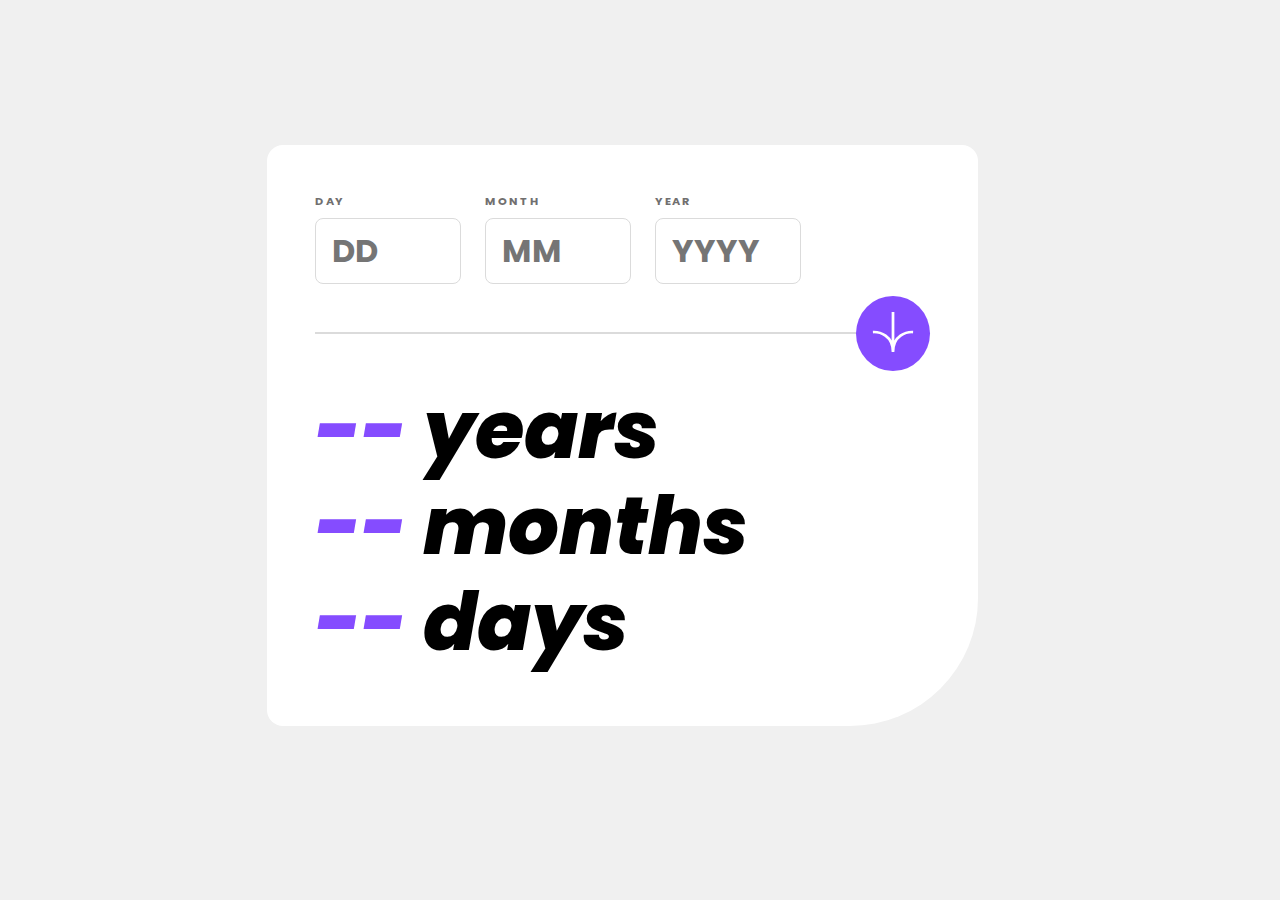
<file: index.html>
<!DOCTYPE html>
<html lang="en">
  <head>
    <meta charset="UTF-8" />
    <meta name="viewport" content="width=device-width, initial-scale=1.0" />
    <!-- displays site properly based on user's device -->

    <link
      rel="icon"
      type="image/png"
      sizes="32x32"
      href="./assets/images/favicon-32x32.png"
    />

    <title>Frontend Mentor | Age calculator app</title>

    <link rel="stylesheet" href="style.css" />
    <script src="main.js"></script>
  </head>
  <body>
    <main>
      <h1 class="hidden">age calculator</h1>
      <div class="card">
        <div class="inputSection">
          <div class="input">
            <label for="day" id="day-section"
              >DAY <input type="number" name="day" id="day" placeholder="DD"
            /></label>
            <p class="errormsg" id="day-errormsg"></p>
          </div>
          <div class="input">
            <label for="month" id="month-section"
              >MONTH
              <input type="number" name="month" id="month" placeholder="MM"
            /></label>
            <p class="errormsg" id="month-errormsg"></p>
          </div>
          <div class="input">
            <label for="year" id="year-section"
              >YEAR
              <input type="number" name="year" id="year" placeholder="YYYY"
            /></label>
            <p class="errormsg" id="year-errormsg"></p>
          </div>
        </div>
        <div class="center-button">
          <button type="button" onclick="calc()">
            <img src="./assets/images/icon-arrow.svg" alt="calc" />
          </button>
          <hr />
        </div>
        <div class="result">
          <h2><span id="res-years">--</span> years</h2>
          <h2><span id="res-months">--</span> months</h2>
          <h2><span id="res-days">--</span> days</h2>
        </div>
      </div>
    </main>
  </body>
</html>
</file>
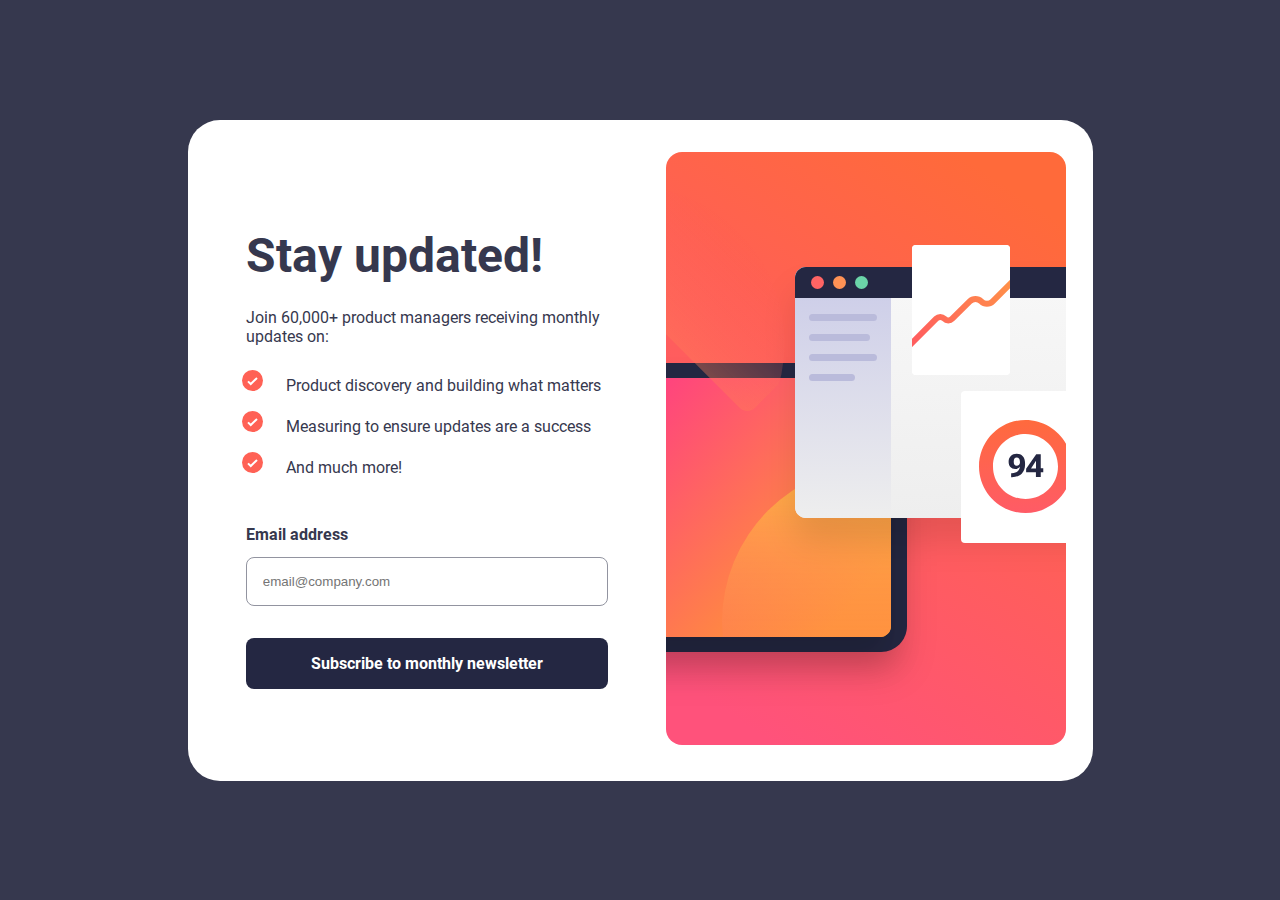
<file: newletter-signup-form/index.html>
<!DOCTYPE html>
<html lang="en">
  <head>
    <meta charset="UTF-8" />
    <meta name="viewport" content="width=device-width, initial-scale=1.0" />
    <!-- displays site properly based on user's device -->

    <link
      rel="icon"
      type="image/png"
      sizes="32x32"
      href="./assets/images/favicon-32x32.png"
    />

    <title>
      Frontend Mentor | Newsletter sign-up form with success message
    </title>

    <!-- Feel free to remove these styles or customise in your own stylesheet 👍 -->

    <link href="./style.css" rel="stylesheet" />
  </head>
  <body>
    <main>
      <section class="signup">
        <div id="signup-image"></div>
        <div class="signup-form">
          <div class="signup-content">
            <h1>Stay updated!</h1>
            <p>Join 60,000+ product managers receiving monthly updates on:</p>
            <ul>
              <li>Product discovery and building what matters</li>
              <li>Measuring to ensure updates are a success</li>
              <li>And much more!</li>
            </ul>
          </div>
          <div class="email-label">
            <label id="email-label">Email address</label>
            <p id="error-msg"></p>
          </div>

          <input id="email" type="email" placeholder="email@company.com" />
          <button type="submit" onclick="subscribeForm()">
            Subscribe to monthly newsletter
          </button>
        </div>
      </section>
      <section class="successed hidden">
        <div class="success-section">
          <img src="./assets/images/icon-success.svg" alt="success-icon" />
          <h1 class="success-title">Thanks for subscribing!</h1>
          <p class="success-content">
            A confirmation email has been sent to
            <span id="success-email"></span>. Please open it and click the
            button inside to confirm your subscription
          </p>
        </div>
        <button>Dismiss message</button>
      </section>
    </main>
  </body>
  <script src="./script.js"></script>
</html>
</file>
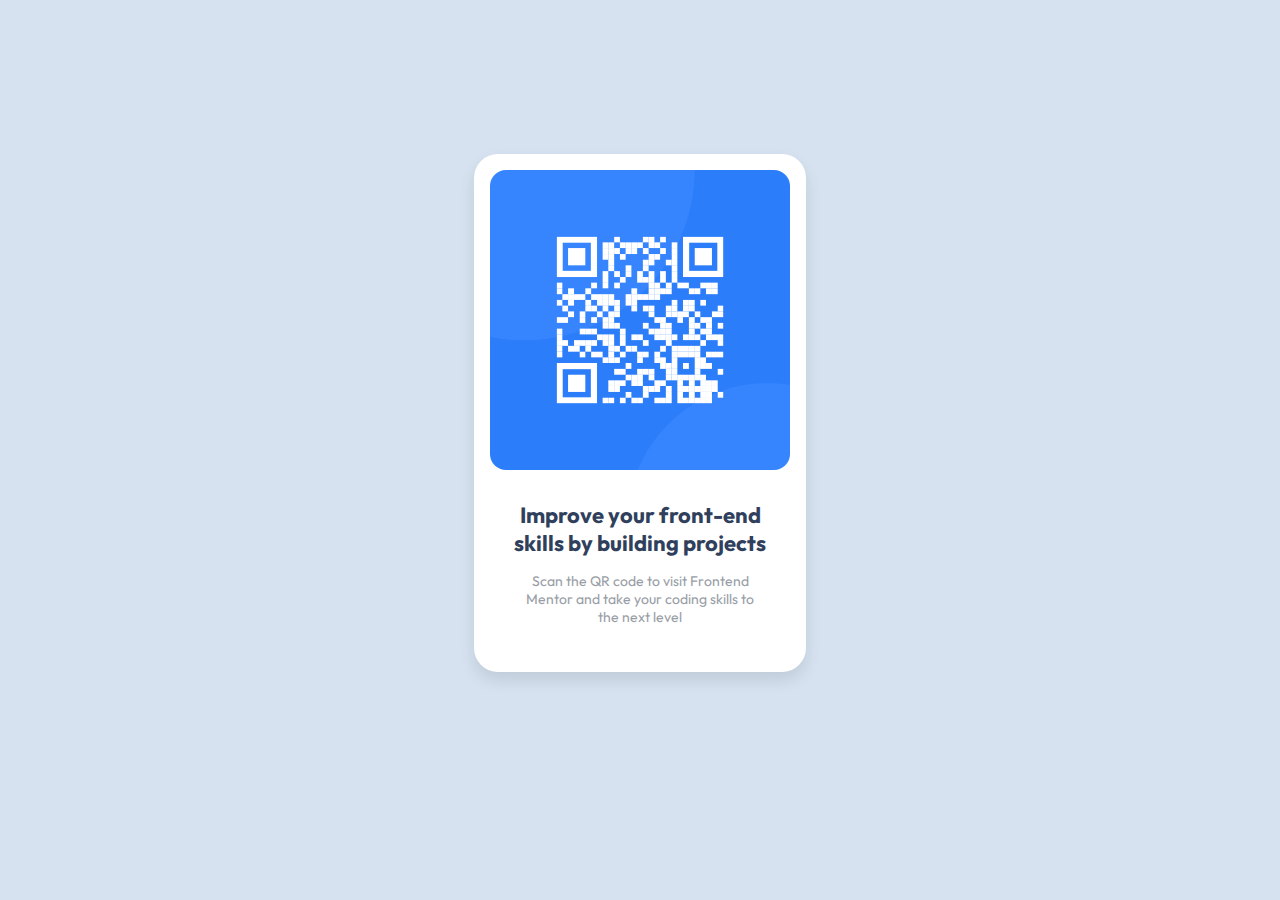
<file: qrcode-component/index.html>
<!DOCTYPE html>
<html lang="en">
  <head>
    <meta charset="UTF-8" />
    <meta name="viewport" content="width=device-width, initial-scale=1.0" />
    <!-- displays site properly based on user's device -->

    <link
      rel="icon"
      type="image/png"
      sizes="32x32"
      href="./images/favicon-32x32.png"
    />
    <link rel="preconnect" href="https://fonts.googleapis.com" />
    <link rel="preconnect" href="https://fonts.gstatic.com" crossorigin />
    <link
      href="https://fonts.googleapis.com/css2?family=Outfit:wght@400;700&display=swap"
      rel="stylesheet"
    />
    <title>Frontend Mentor | QR code component</title>

    <!-- Feel free to remove these styles or customise in your own stylesheet 👍 -->

    <link href="./style.css" rel="stylesheet" />
  </head>
  <body>
    <main>
      <div class="card">
        <img
          class="code-image"
          src="./images/image-qr-code.png"
          alt="qr-code"
        />
        <div class="content">
          <h1>Improve your front-end skills by building projects</h1>
          <p>
            Scan the QR code to visit Frontend Mentor and take your coding
            skills to the next level
          </p>
        </div>
      </div>
    </main>
  </body>
</html>
</file>
<file: style.css>
@font-face {
  font-family: "Poppins-Bold";
  font-weight: 700;
  src: url("assets/fonts/Poppins-Bold.ttf");
}
@font-face {
  font-family: "Poppins-ExtraBoldItalic";
  font-weight: 800;
  src: url("assets/fonts/Poppins-ExtraBoldItalic.ttf");
}
@font-face {
  font-family: "Poppins-Italic";
  font-weight: 400;
  src: url("assets/fonts/Poppins-Italic.ttf");
}
.hidden {
  display: none;
}
.card {
  background-color: hwb(0 100% 0%);
  padding: 3rem 1.5rem;
  margin: 1rem;
  border-radius: 1rem 1rem 8rem 1rem;
}
html {
  background-color: hsl(0, 0%, 94%);
  margin: 0;
  font-family: "Poppins-Bold";
}
body {
  width: 96vw;
  height: 95vh;
}
main {
  position: relative;
  width: 100%;
  height: 100%;
  display: flex;
  justify-content: center;
  align-items: center;
}
.inputSection label {
  color: hsl(0, 1%, 44%);
  letter-spacing: 0.1rem;
  font-size: 0.7rem;
}
.input {
  color: black;
  display: flex;
  flex-direction: column;
  width: 100%;
}
.inputSection {
  display: flex;
  justify-content: space-between;
  height: 50%;
}
.input input {
  outline: none;
  border-radius: 0.5rem;
  border: 1px solid hsl(0, 0%, 86%);
  font-family: "Poppins-Bold";
  line-height: 2rem;
  width: 3rem;
  padding: 0.1rem 1rem;
  font-size: 1rem;
}

.invalid label {
  color: hsl(0, 100%, 67%);
}
.invalid input {
  border: 1px solid hsl(0, 100%, 67%);
}
.errormsg {
  color: hsl(0, 100%, 67%);
  font-size: 0.7rem;
  letter-spacing: 0;
  width: 6rem;
  font-family: "Poppins-Italic";
  margin: 0.5rem 0 1rem 0;
}

.center-button {
  display: flex;
  justify-content: center;
  align-items: center;
  width: 100%;
}
hr {
  width: 100%;
  border: 1px solid hsl(0, 0%, 86%);
}
button {
  z-index: 1;
  position: absolute;

  border-radius: 50%;
  background-color: hsl(259, 100%, 65%);
  border: 0;
  padding: 1rem;
}
button img {
  height: 1.5rem;
}

.result {
  margin: 3rem 0 1rem 0;
  font-family: "Poppins-ExtraBoldItalic";
}
.result h2 {
  font-size: 3rem;
  margin: 1rem 0;
  line-height: 2.5rem;
}
.result h2 span {
  color: hsl(259, 100%, 65%);
}

/* Desktop */
@media (min-width: 500px) {
  .card {
    width: 50%;
    padding: 3rem;
  }
  .inputSection {
    width: 70%;
    height: fit-content;
  }

  .input input {
    width: 7rem;
    font-size: 2rem;
    padding: 0.5rem 1rem;
    margin: 0.5rem 1.5rem 0 0;
  }
  .errormsg {
    width: 8rem;
    height: 1rem;
  }
  .center-button {
    display: flex;
    justify-content: right;
  }
  button img {
    height: 2.5rem;
  }
  .result h2 {
    font-size: 5rem;
    line-height: 5rem;
  }
}
</file>
<file: newletter-signup-form/style.css>
@font-face {
  font-family: "Roboto";
  src: url("./assets/fonts/Roboto-Regular.ttf");
}
@font-face {
  font-family: "Roboto-Bold";
  src: url("./assets/fonts/Roboto-Bold.ttf");
}
body {
  margin: 0;
  display: flex;
  flex-direction: column;
  font-family: "Roboto";
  color: hsl(235, 18%, 26%);
  background-color: hsl(235, 18%, 26%);

  height: 100vh;
  width: 100vw;
}
main {
  background-color: white;
}
.hidden {
  display: none;
}
section {
  height: 100vh;
  width: 100vw;

  background-color: white;
  justify-content: space-evenly;
}
h1 {
  font-family: "Roboto-Bold";
  font-size: 2.5rem;
  margin: 0;
}
.signup-form {
  display: flex;
  flex-direction: column;
  padding: 0 2rem;
}
.mobile-img {
  width: 100vw;
  object-fit: contain;
}
img {
  height: 100%;
}
.signup-content {
  padding: 1rem 0;
}
.signup-content p {
  margin: 1.5rem 0;
}
ul {
  list-style: url("./assets/images/icon-list.svg");
  padding: 0 1.5rem 1rem 1.5rem;
}
li {
  padding: 0 0 0 1rem;
  margin: 1rem 1rem 0 0;
}
input {
  border: 1px solid hsl(231, 7%, 60%);
  padding: 1rem;
  border-radius: 0.5rem;
  margin-bottom: 2rem;
}
button {
  width: 100%;
  padding: 1rem;
  border-radius: 0.5rem;
  font-family: "Roboto-Bold";
  font-size: 1rem;
  color: hsl(0, 0%, 100%);
  background-color: hsl(234, 29%, 20%);
  border: 0;
}
button:active,
button:hover {
  background: rgb(255, 84, 170);
  background: linear-gradient(
    90deg,
    rgba(255, 84, 170, 1) 0%,
    rgba(255, 111, 21, 1) 100%
  );
  transition: all 0.2s ease-in-out;
}
.email-label {
  display: flex;
  flex-direction: row;
  justify-content: space-between;
  padding: 0 0 1rem 0;
}
#email-label {
  height: 1rem;
  font-family: "Roboto-Bold";
}
#email:focus {
  outline: none;
  border: 1px solid hsl(234, 29%, 20%);
}
#error-msg {
  color: rgb(255, 98, 87);
  font-size: 14px;

  margin: 0;
}
.successed {
  margin: 2rem;
}
.success-section {
  display: flex;
  flex-direction: column;
  align-items: start;
  padding: 30% 0;
}
.successed img {
  margin: 1rem 0;
}
.success-content {
  font-size: 1.2rem;
  line-height: 1.7rem;
}
#success-email {
  font-family: "Roboto-Bold";
}

@media (min-width: 500px) {
  body {
    display: flex;
    align-items: center;
    justify-content: center;
  }
  h1 {
    font-size: 3rem;
  }
  ul {
    white-space: nowrap;
  }
  section {
    width: fit-content;
    height: fit-content;

    border-radius: 2rem;
    padding: 2rem 0;

    display: flex;
    align-items: center;
  }
  .signup {
    flex-direction: row-reverse;
  }
  .signup-form {
    width: 40%;
  }
  .hidden {
    display: none;
    background-color: red;
  }
  .successed {
    width: 35%;
    padding: 2rem;
    flex-direction: column;
  }
  .success-section {
    padding: 0;
  }
  main {
    background-color: transparent;
    padding: 0;
    display: flex;
    justify-content: center;
  }
}
</file>
<file: qrcode-component/style.css>
body {
  background-color: hsl(212, 45%, 89%);
  display: flex;
  justify-content: center;
  align-items: center;
  height: 90vh;
  font-size: 15px;
}
.card {
  display: flex;
  align-items: center;
  flex-direction: column;
  box-shadow: 0 0.5rem 1rem rgba(1, 1, 1, 0.1);

  padding: 2rem;
  width: 70%;
  border-radius: 2rem;
  background-color: hsl(0, 0%, 100%);
  height: fit-content;
}
.code-image {
  border-radius: 1rem;
  width: 100%;
}
.content {
  text-align: center;
  font-family: "Outfit", sans-serif;
  padding: 1rem;
}
h1 {
  font-size: 30px;
  font-weight: 700;
  color: hsl(218, 44%, 22%);
}
p {
  font-weight: 400;
  color: hsl(220, 15%, 55%);
  padding: 0 1rem;
  font-size: 22px;
}
/* desktop */
@media (min-width: 740px) {
  .card {
    width: 300px;
    padding: 1rem;
    border-radius: 1.5rem;
  }
  h1 {
    font-size: 22px;
    color: #303f5c;
  }
  p {
    font-size: 14px;
    color: #999ea6;
  }
}
</file>
